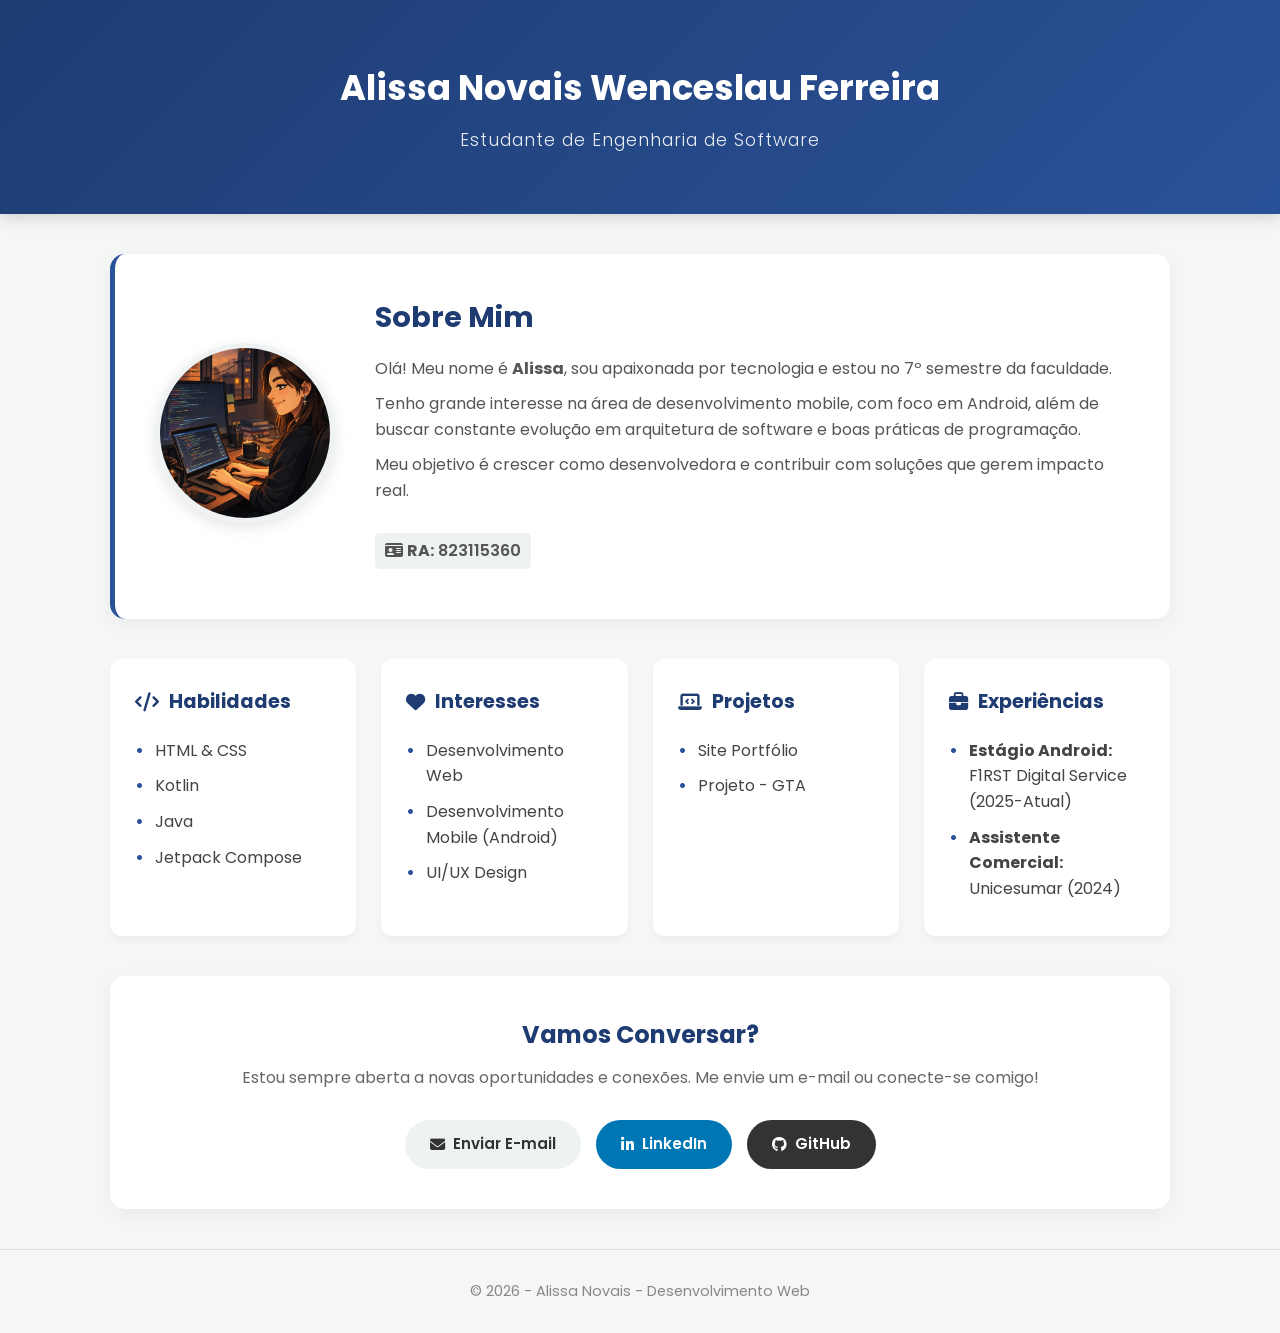
<file: Alissa Novais Wenceslau Ferreira/aula3_27022026/alissa.html>
<!DOCTYPE html>
<html lang="pt-br">
<head>
    <meta charset="UTF-8">
    <meta name="viewport" content="width=device-width, initial-scale=1.0">
    <title>Portfólio Pessoal - Alissa Novais</title>    
    <link rel="preconnect" href="https://fonts.googleapis.com">
    <link rel="preconnect" href="https://fonts.gstatic.com" crossorigin>
    <link href="https://fonts.googleapis.com/css2?family=Poppins:wght@300;400;600;700&display=swap" rel="stylesheet">
    <link rel="stylesheet" href="https://cdnjs.cloudflare.com/ajax/libs/font-awesome/6.4.0/css/all.min.css">
    
    <link rel="stylesheet" href="CSS/style.css">
</head>
<body>

    <header>
        <div class="header-content">
            <h1>Alissa Novais Wenceslau Ferreira</h1>
            <p class="subtitle">Estudante de Engenharia de Software</p>
        </div>
    </header>

    <main>
        <section class="profile-section">
            <div class="photo-container">
                <img src="Image/FotoXX.png" alt="Foto de Perfil" class="profile-picture">
            </div>
            <div class="about-text">
                <h2>Sobre Mim</h2>
                <p>Olá! Meu nome é <strong>Alissa</strong>, sou apaixonada por tecnologia e estou no 7º semestre da faculdade.</p>
                <p>Tenho grande interesse na área de desenvolvimento mobile, com foco em Android, além de buscar constante evolução em arquitetura de software e boas práticas de programação.</p>
                <p>Meu objetivo é crescer como desenvolvedora e contribuir com soluções que gerem impacto real.</p>
                <p class="ra-text"><i class="fas fa-id-card"></i> <strong>RA:</strong> 823115360</p>
            </div>
        </section>

        <div class="info-grid">
            
            <section class="card">
                <h3><i class="fas fa-code"></i> Habilidades</h3>
                <ul>
                    <li>HTML & CSS</li>
                    <li>Kotlin</li>
                    <li>Java</li>
                    <li>Jetpack Compose</li>
                </ul>
            </section>

            <section class="card">
                <h3><i class="fas fa-heart"></i> Interesses</h3>
                <ul>
                    <li>Desenvolvimento Web</li>
                    <li>Desenvolvimento Mobile (Android)</li>
                    <li>UI/UX Design</li>
                </ul>
            </section>

            <section class="card">
                <h3><i class="fas fa-laptop-code"></i> Projetos</h3>
                <ul>
                    <li><a href="https://github.com/weezy9/UD-MCA-SEX-012026/tree/branch-alissa" target="_blank">Site Portfólio</a></li>
                    <li><a href="https://github.com/weezy9/Projeto---GTA" target="_blank">Projeto - GTA</a></li>
                </ul>
            </section>  

            <section class="card">
                <h3><i class="fas fa-briefcase"></i> Experiências</h3>
                <ul>
                    <li><strong>Estágio Android:</strong> F1RST Digital Service (2025-Atual)</li>
                    <li><strong>Assistente Comercial:</strong> Unicesumar (2024)</li>
                </ul>
            </section>

        </div>

        <section class="contact-section">
            <h2>Vamos Conversar?</h2>
            <p>Estou sempre aberta a novas oportunidades e conexões. Me envie um e-mail ou conecte-se comigo!</p>
            
            <div class="contact-links">
                <a href="mailto:823115360@ulife.com.br" class="btn-contact btn-email">
                    <i class="fas fa-envelope"></i> Enviar E-mail
                </a>
                
                <a href="https://www.linkedin.com/in/alissa-novais-b6312025b" target="_blank" class="btn-contact btn-linkedin">
                    <i class="fab fa-linkedin-in"></i> LinkedIn
                </a>
                
                <a href="https://github.com/weezy9" target="_blank" class="btn-contact btn-github">
                    <i class="fab fa-github"></i> GitHub
                </a>
            </div>
        </section>

    </main>

    <footer>
        <p>&copy; 2026 - Alissa Novais - Desenvolvimento Web</p>
    </footer>

</body>
</html>
</file>
<file: Alissa Novais Wenceslau Ferreira/aula3_27022026/CSS/style.css>
* {
    margin: 0;
    padding: 0;
    box-sizing: border-box;
}

body {
    background-color: #f4f7f6; 
    font-family: 'Poppins', sans-serif; 
    color: #444;
    line-height: 1.6;
}

header {
    background: linear-gradient(135deg, #1e3c72 0%, #2a5298 100%);
    color: white;
    padding: 60px 20px;
    text-align: center;
    box-shadow: 0 4px 15px rgba(0,0,0,0.15);
    margin-bottom: 40px;
}

header h1 {
    font-size: 2.2rem;
    margin-bottom: 10px;
    font-weight: 700;
}

.subtitle {
    font-size: 1.1rem;
    font-weight: 300;
    opacity: 0.9;
    letter-spacing: 1px;
}

main {
    max-width: 1100px;
    margin: 0 auto;
    padding: 0 20px;
}

.profile-section {
    background-color: white;
    padding: 40px;
    border-radius: 15px;
    box-shadow: 0 5px 20px rgba(0,0,0,0.05);
    display: flex;
    align-items: center;
    gap: 40px;
    margin-bottom: 40px;
    border-left: 5px solid #2a5298; 
}

.photo-container {
    flex-shrink: 0;
}

.profile-picture {
    width: 180px;
    height: 180px;
    border-radius: 50%;
    object-fit: cover;
    border: 5px solid #eef2f3;
    box-shadow: 0 5px 15px rgba(0,0,0,0.1);
}

.about-text h2 {
    color: #1e3c72;
    margin-bottom: 15px;
    font-size: 1.8rem;
}

.about-text p {
    margin-bottom: 10px;
    color: #555;
}

.ra-text {
    color: #2a5298;
    font-weight: 600;
    margin-top: 20px;
    display: inline-block;
    background: #eef2f3;
    padding: 5px 10px;
    border-radius: 5px;
}

.info-grid {
    display: grid;
    grid-template-columns: repeat(auto-fit, minmax(240px, 1fr));
    gap: 25px;
    margin-bottom: 40px;
}

.card {
    background-color: white;
    padding: 25px;
    border-radius: 12px;
    box-shadow: 0 4px 6px rgba(0,0,0,0.04);
    transition: all 0.3s ease;
    border-top: 3px solid transparent;
}

.card:hover {
    transform: translateY(-8px);
    box-shadow: 0 10px 25px rgba(0,0,0,0.1);
    border-top: 3px solid #2a5298;
}

.card h3 {
    color: #1e3c72;
    margin-bottom: 20px;
    font-size: 1.2rem;
    display: flex;
    align-items: center;
    gap: 10px;
}

.card ul {
    list-style: none;
    padding-left: 0;
}

.card ul li {
    margin-bottom: 10px;
    position: relative;
    padding-left: 20px;
}

.card ul li::before {
    content: "•";
    color: #2a5298;
    font-weight: bold;
    position: absolute;
    left: 0;
}

.card ul li a {
    color: #444;
    text-decoration: none;
    transition: color 0.2s;
}

.card ul li a:hover {
    color: #2a5298;
    text-decoration: underline;
}

.contact-section {
    background-color: white;
    padding: 40px;
    border-radius: 15px;
    text-align: center;
    box-shadow: 0 5px 20px rgba(0,0,0,0.05);
    margin-bottom: 40px;
}

.contact-section h2 {
    color: #1e3c72;
    margin-bottom: 10px;
}

.contact-section p {
    margin-bottom: 30px;
    color: #666;
}

.contact-links {
    display: flex;
    justify-content: center;
    flex-wrap: wrap;
    gap: 15px;
}

.btn-contact {
    display: inline-flex;
    align-items: center;
    gap: 8px;
    padding: 12px 25px;
    border-radius: 50px;
    font-weight: 600;
    text-decoration: none;
    transition: transform 0.2s, box-shadow 0.2s;
    font-size: 0.95rem;
}

.btn-contact:hover {
    transform: translateY(-3px);
    box-shadow: 0 5px 15px rgba(0,0,0,0.2);
}

.btn-email {
    background-color: #eef2f3;
    color: #333;
}
.btn-email:hover {
    background-color: #dde2e4;
}

.btn-linkedin {
    background-color: #0077b5;
    color: white;
}
.btn-linkedin:hover {
    background-color: #005582;
}

.btn-github {
    background-color: #333;
    color: white;
}
.btn-github:hover {
    background-color: #000;
}

footer {
    text-align: center;
    padding: 30px;
    color: #888;
    font-size: 0.9rem;
    border-top: 1px solid #e0e0e0;
    margin-top: 20px;
}

@media (max-width: 768px) {
    .profile-section {
        flex-direction: column;
        text-align: center;
        padding: 30px 20px;
    }
    
    .ra-text {
        margin: 20px auto 0;
    }

    header h1 {
        font-size: 1.8rem;
    }
}
</file>
